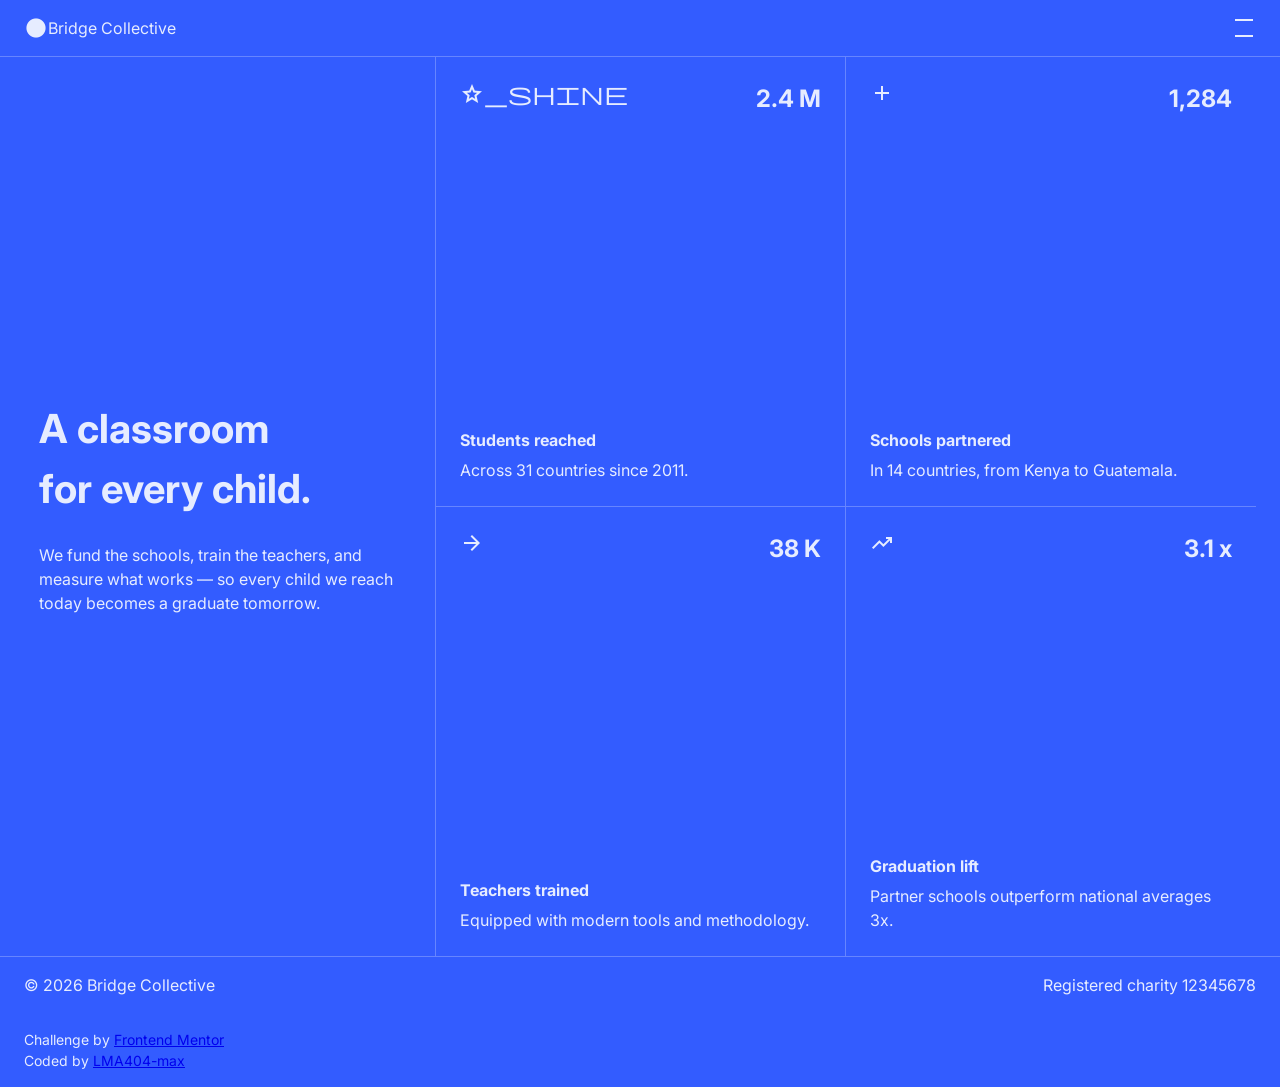
<file: grid-landing-page-main/index.html>
<!DOCTYPE html>
<html lang="en">
<head>
  <meta charset="UTF-8">
  <meta name="viewport" content="width=device-width, initial-scale=1.0" viewport-fit="cover">
  <link rel="icon" type="image/png" sizes="32x32" href="./assets/images/favicon-32x32.png">
  <link rel="preconnect" href="https://fonts.googleapis.com">
  <link rel="preconnect" href="https://fonts.gstatic.com" crossorigin>
  <link href="https://fonts.googleapis.com/css2?family=Inter:ital,opsz,wght@0,14..32,100..900;1,14..32,100..900&family=Outfit:wght@100..900&display=swap" rel="stylesheet">
  <link rel="stylesheet" href="https://fonts.googleapis.com/css2?family=Material+Symbols+Outlined:opsz,wght,FILL,GRAD@20..48,100..700,0..1,-50..200&icon_names=add,arrow_forward,circle,close,density_large,star_shine,trending_up" />
  
  <link rel="stylesheet" href="style.css">

 

  <title>Frontend Mentor | Grid landing page</title>
</head>
<body>

  <header>

    <!--fix the hover issue later-->
    <div class="page">
      <span class="material-symbols-outlined" style="font-variation-settings: 'FILL' 1, 'opsz' 15 !important; gap: 5px;">circle</span>
      <span class="brand">Bridge Collective</span>
        <div class="menuWrapper">
          <span class="material-symbols-outlined menu-icon">density_large</span>
            <nav class="menuContainer">
              <ul class="menuItems">
                <li><span class="material-symbols-outlined menu-close">close</span></li>
                <li><a href="#">About</a></li>
                <li><a href="#">Our Work</a></li>
                <li><a href="#">Partners</a></li>
                <li><a href="#">Annual Report</a></li>
                <li><a href="#">Donate</a></li>
              </ul>
            </nav>
        </div>
    </div>
  </header>

  <main>
    <div class="grid-container">
      <div class="mainStat" style="grid-area: hero;">
        <h1>A classroom
for every child.</h1>
        <p class="hero">We fund the schools, train the teachers, and measure what works — so every child we reach today becomes a graduate tomorrow.</p>
      </div>

        <div class="item" style="grid-area: stat1;">
          <div class="statTop">
            <span class="material-symbols-outlined">star_shine</span>
            <h2>2.4 M</h2>
          </div>
          <div class="statBottom">
            <h4>Students reached</h4>
            <p class="stats">Across 31 countries since 2011.</p>
          </div>
        </div>

        <div class="item" style="grid-area: stat2;">
          <div class="statTop">
            <span class="material-symbols-outlined">add</span>
            <h2>1,284</h2>
          </div>
          <div class="statBottom">
            <h4>Schools partnered</h4>
            <p class="stats">In 14 countries, from Kenya to Guatemala.</p>
          </div>
        </div>

        <div class="item" style="grid-area: stat3;">
          <div class="statTop">
            <span class="material-symbols-outlined">arrow_forward</span>
            <h2>38 K</h2>
          </div>
          <div class="statBottom">
            <h4>Teachers trained</h4>
            <p class="stats">Equipped with modern tools and methodology.</p>
          </div>
        </div>

        <div class="item" style="grid-area: stat4;">
          <div class="statTop">
            <span class="material-symbols-outlined">trending_up</span>
            <h2>3.1 x</h2>
          </div>
          <div class="statBottom">
            <h4>Graduation lift</h4>
            <p class="stats">Partner schools outperform national averages 3x.</p>
          </div>
        </div>
      </div>
  </main>

  <footer>
    <p class="footer">&copy 2026 Bridge Collective</p>
    <p class="footer">Registered charity 12345678</p>
  </footer>
    
  <div class="attribution">
    Challenge by <a href="https://www.frontendmentor.io?ref=challenge">Frontend Mentor</a><br>
    Coded by <a href="https://github.com/LMA404-max/frontend_mentor">LMA404-max</a>
  </div>
  </body>
</html>
</file>
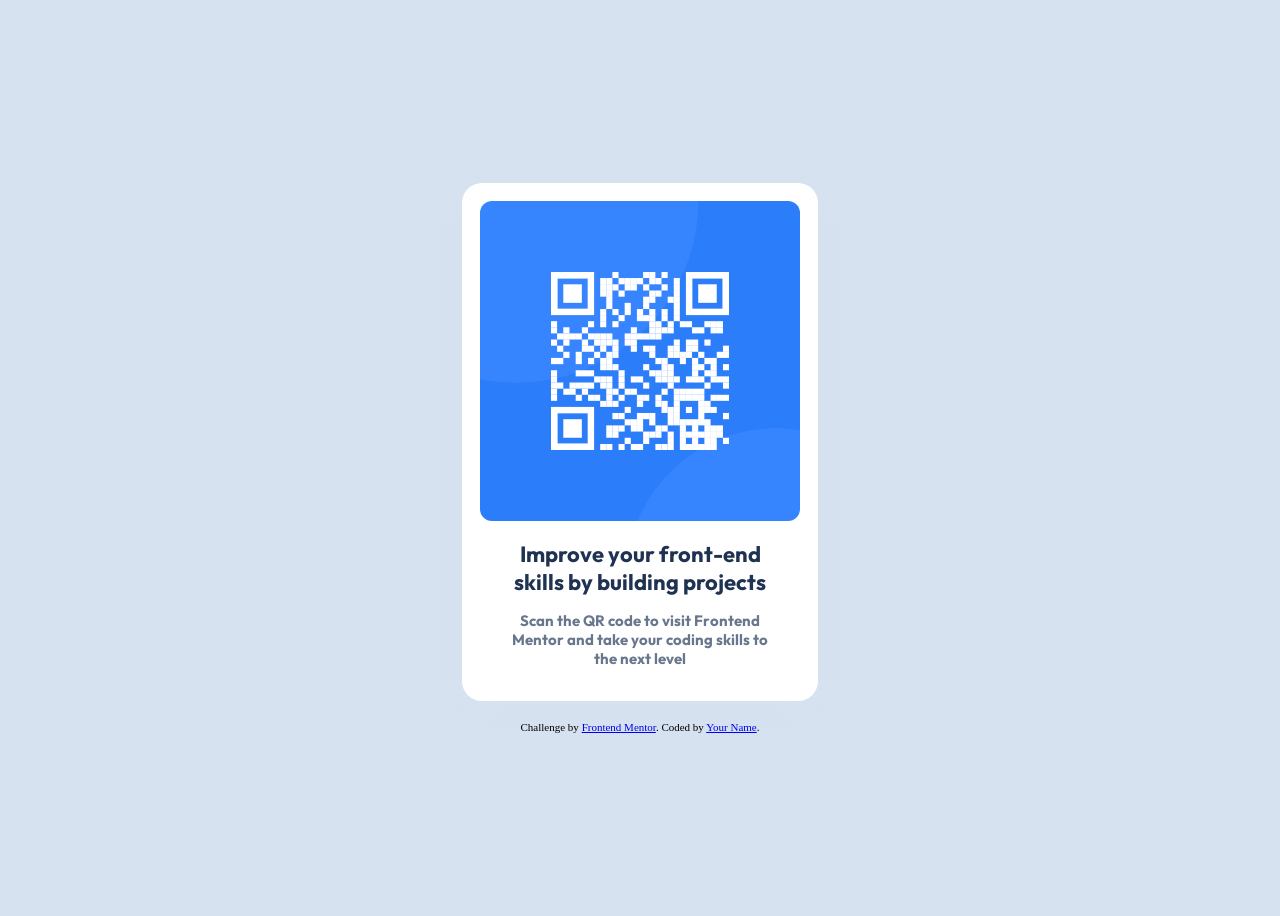
<file: qr-code-component-main/index.html>
<!DOCTYPE html>
<html lang="en">
<head>
  <meta charset="UTF-8">
  <meta name="viewport" content="width=device-width, initial-scale=1.0"> <!-- displays site properly based on user's device -->

  <link rel="icon" type="image/png" sizes="32x32" href="./images/favicon-32x32.png">
  <link rel="preconnect" href="https://fonts.googleapis.com">
  <link rel="preconnect" href="https://fonts.gstatic.com" crossorigin>
  <link href="https://fonts.googleapis.com/css2?family=Outfit:wght@100..900&display=swap" rel="stylesheet">
  
  <title>Frontend Mentor | QR code component</title>

  <style>
    body {
      background-color: hsl(212, 45%, 89%);
      min-height: 100vh;
      display: flex;
      justify-content: center;
      align-items: center;
      flex-direction: column;
      
    }

    .container1 {
      background-color: hsl(0, 0%, 100%);
      border-radius: 20px;
      width: 320px;
      padding: 18px;
      text-align: center;
      box-shadow: 0px 10px 20px hsl(212, 45%, 89%);
      }


    .container1 img {
      width: 100%;
      border-radius: 12px;
    }


    h1 {
    font-family: 'Outfit', sans-serif;
    font-size: 22px;
    font-weight: 700;
    color: hsl(218, 44%, 22%);
    padding: 0px 20px 0px 20px;
    }

    p{
    font-family: 'Outfit', sans-serif;
    font-size: 15px;
    font-weight: 700;
    color: hsl(216, 15%, 48%);
    padding: 0px 20px 0px 20px;
    }

    .attribution {
    font-size: 11px;
    text-align: center;
    margin-top: 20px;
    }

  </style>
</head>
<body>
  <div class="container1">
  <img src="images/image-qr-code.png" alt="QR code image" class="qr-code">
  <h1>Improve your front-end skills by building projects</h1>

  <p>Scan the QR code to visit Frontend Mentor and take your coding skills to the next level</p>
  </div>
  <footer class="attribution">
    Challenge by <a href="https://www.frontendmentor.io?ref=challenge">Frontend Mentor</a>. 
    Coded by <a href="#">Your Name</a>.
  </footer>
</body>
</html>
</file>
<file: grid-landing-page-main/style.css>
/*universal reset*/
*, *::before, *::after {
    margin: 0px;
    padding: 0px;
    box-sizing: border-box;
}

html {
    scroll-behavior: smooth;
}

:root {
    --blue: hsl(255, 100%, 58%);
    --line: rgba(255, 255, 255, 0.25); /*subtle line colors */
}

.material-symbols-outlined {
  font-variation-settings:
  'FILL' 0,
  'wght' 400,
  'GRAD' 0,
  'opsz' 24
}

body {
    min-height: 100vh;
    line-height: 1.5;
    background-color: hsl(228, 100%, 60%);
    color: hsl(224, 100%, 95%);
    font-family: "Inter", sasn-serif;
}

header {
    border-bottom: 1px solid var(--line);
    position: relative;
    z-index: 10; /*keeps the panel above the grid*/
}

.page {
    display: flex;
    align-items: center;
    padding: 16px 24px;
}

.brand {
    margin-right: auto;
}

.menu-icon {
    display: block;
    cursor: pointer;
}

.menuItems {
    display: flex;
    flex-direction: column;
    justify-content: flex-end;
    align-items: flex-end;
    white-space: nowrap;
}

.menuContainer {
    display: none;
    position: fixed;
    inset: 0 0 0 auto;
    width: 35vw;
    height: 100vh;
    background-color: hsl(228, 99%, 58%);
    border: 1px solid hsl(228, 99%, 58%);
    z-index: 100; /*above the icon */
}

.menuWrapper:hover .menuContainer {
    display: block;
}

body:has(.menuContainer:hover) {
    background-color: hsl(228, 75%, 51%);
}
.menuContainer ul {
    list-style: none;
    margin: 0;
    padding: 0;
}

.menuContainer a {
    display: block;
    padding: 10px 16px;
    color: #ffffff;
    text-decoration: none;
    font-size: 22px;
}

.menuContainer a:hover {
    text-decoration: underline 2px white;
    text-underline-offset: 5px;
}

.grid-container {
    display: grid;
    grid-template-columns: repeat(3, 1fr);
    grid-template-rows: repeat(2, 1fr);
    grid-template-areas:
        "hero stat1 stat2"
        "hero stat3 stat4";
    gap: 0px;
    padding: 0px 24px;
    height: 100vh;
    width: auto;
    border-bottom: 1px solid var(--line);
}

.item {
    display: flex;
    flex-direction: column;
    justify-content: space-between;
    transition: background 0.2s ease;
    padding: 24px;
    width: auto;
}

.item:hover {
    cursor: pointer;
    background-color: hsl(228, 93%, 62%);
}

[style*="stat1"],
[style*="stat3"] {
    border-left: 1px solid var(--line);
}

[style*="stat2"],
[style*="stat4"] {
    border-left: 1px solid var(--line);
}

[style*="stat1"],
[style*="stat2"] {
    border-bottom: 1px solid var(--line);
}

.mainStat {
    display: flex;
    flex-direction: column;
    justify-content: center; /* vertically centering the text block */
    margin: 0 auto;
}

.mainStat h1 {
    margin: 0 0 24px; /*space between title and para */
    font-size: 40px;
    white-space: pre-wrap;
}

.mainStat p {
    margin: 0;
    line-height: 1.5;
    max-width: 380px; /* keeps the lines short */
}

.statTop {
    display: flex;
    justify-content: space-between;
    align-items: flex-start;
}

.statBottom h4{
    margin: 0 0 6px;
}

.statBottom .stats {
    margin: 0;
}


footer {
    display: flex;
    justify-content: space-between;
    margin: auto;
    padding: 16px 24px;
}

.attribution {
    margin: auto;
    padding: 16px 24px;
    font-size: 14px;
}

@media (max-width: 375px) {
    .grid-container {
        grid-template-columns: 1fr;
    }
}
</file>
